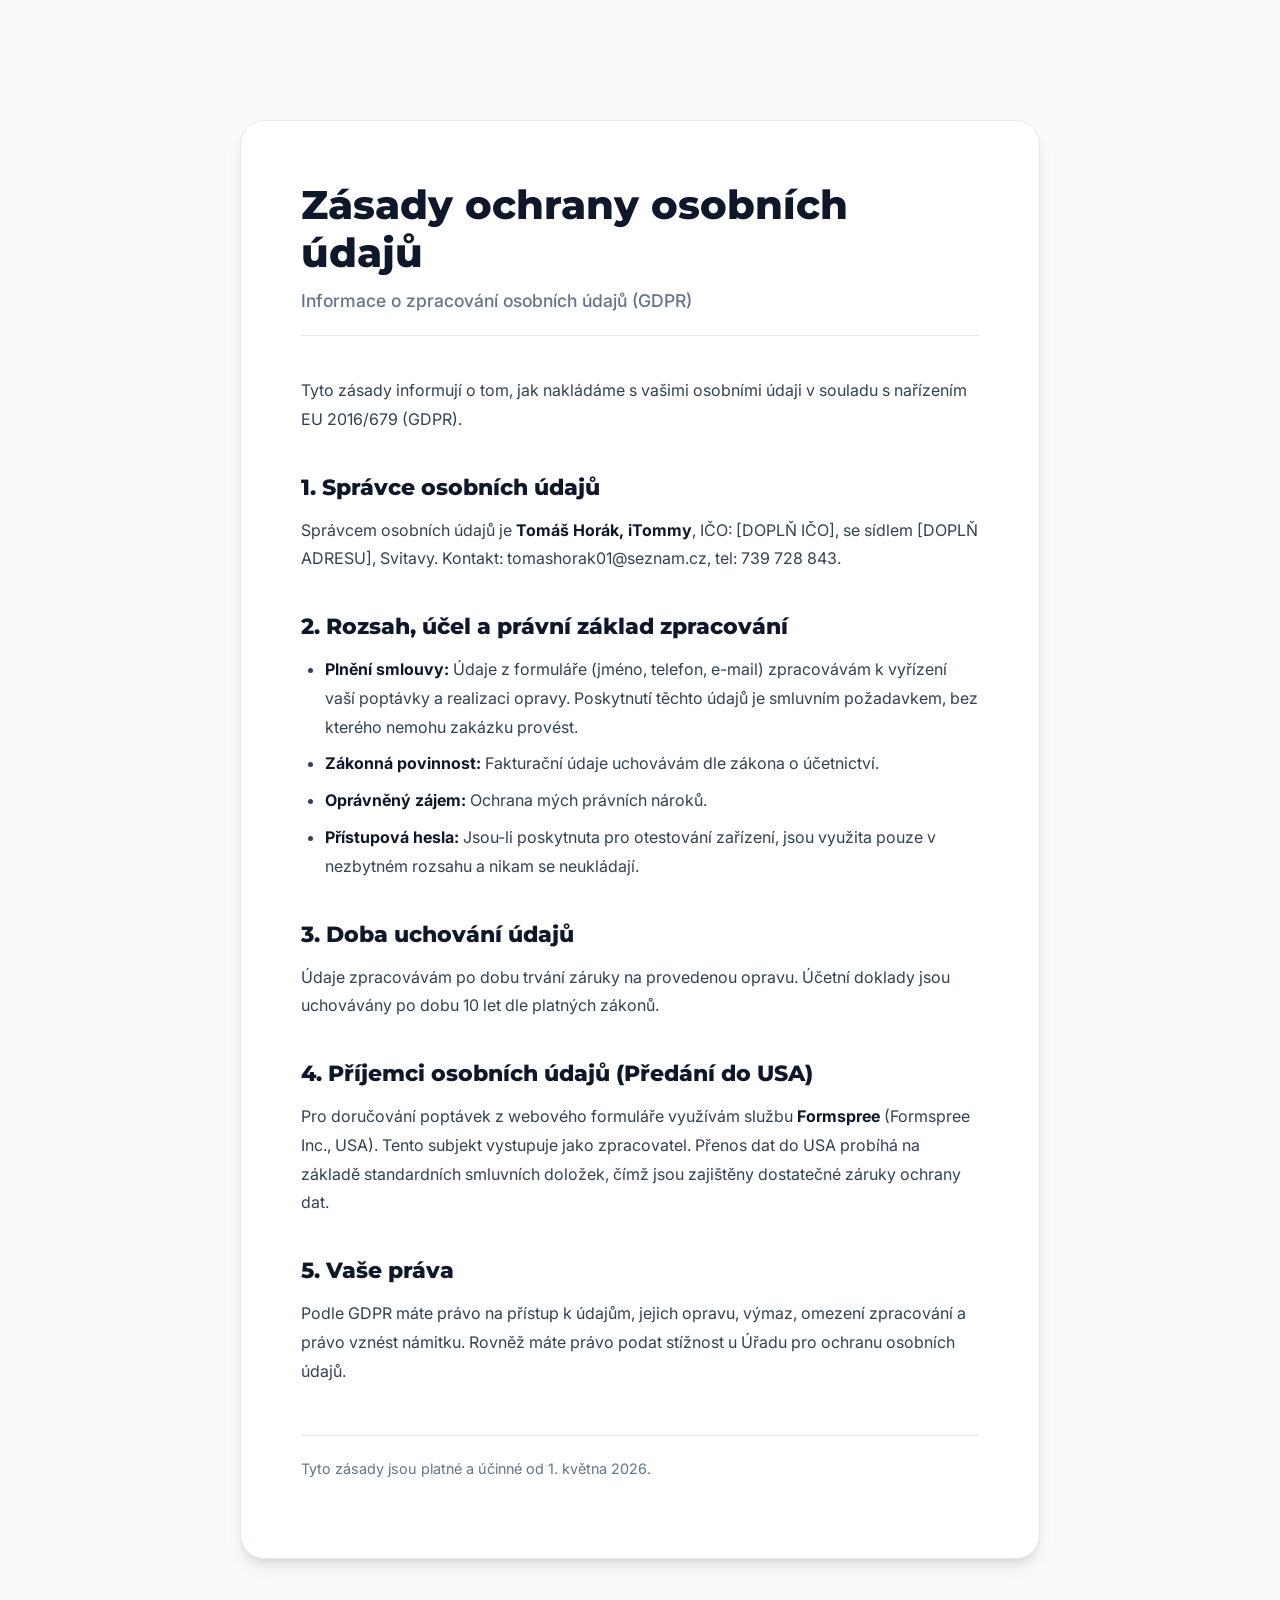
<file: gdpr.html>
<!DOCTYPE html>
<html lang="cs">
<head>
    <meta charset="UTF-8">
    <meta name="viewport" content="width=device-width, initial-scale=1.0">
    <title>Ochrana osobních údajů | iTommy</title>
    <link rel="stylesheet" href="style.css">
    <link rel="preconnect" href="https://fonts.googleapis.com">
    <link rel="preconnect" href="https://fonts.gstatic.com" crossorigin>
    <link href="https://fonts.googleapis.com/css2?family=Inter:wght@400;500;600;700&family=Montserrat:wght@700;800&display=swap" rel="stylesheet">
    <link rel="icon" type="image/png" sizes="96x96" href="favicon-96x96.png">
<link rel="icon" type="image/svg+xml" href="favicon.svg">
<link rel="shortcut icon" href="favicon.ico">
<link rel="apple-touch-icon" href="apple-touch-icon.png">
<meta name="apple-mobile-web-app-title" content="iTommy">
<link rel="manifest" href="manifest.webmanifest">
</head>
<body>
    <main>
        <section class="section-legal">
            <div class="container legal-container">
                <div class="legal-intro">
                    <h2>Zásady ochrany osobních údajů</h2>
                    <p>Informace o zpracování osobních údajů (GDPR)</p>
                </div>
                <div class="legal-content">
                    <p>Tyto zásady informují o tom, jak nakládáme s vašimi osobními údaji v souladu s nařízením EU 2016/679 (GDPR).</p>

                    <h3>1. Správce osobních údajů</h3>
                    <p>Správcem osobních údajů je <strong>Tomáš Horák, iTommy</strong>, IČO: [DOPLŇ IČO], se sídlem [DOPLŇ ADRESU], Svitavy. Kontakt: tomashorak01@seznam.cz, tel: 739 728 843.</p>

                    <h3>2. Rozsah, účel a právní základ zpracování</h3>
                    <ul>
                        <li><strong>Plnění smlouvy:</strong> Údaje z formuláře (jméno, telefon, e-mail) zpracovávám k vyřízení vaší poptávky a realizaci opravy. Poskytnutí těchto údajů je smluvním požadavkem, bez kterého nemohu zakázku provést.</li>
                        <li><strong>Zákonná povinnost:</strong> Fakturační údaje uchovávám dle zákona o účetnictví.</li>
                        <li><strong>Oprávněný zájem:</strong> Ochrana mých právních nároků.</li>
                        <li><strong>Přístupová hesla:</strong> Jsou-li poskytnuta pro otestování zařízení, jsou využita pouze v nezbytném rozsahu a nikam se neukládají.</li>
                    </ul>

                    <h3>3. Doba uchování údajů</h3>
                    <p>Údaje zpracovávám po dobu trvání záruky na provedenou opravu. Účetní doklady jsou uchovávány po dobu 10 let dle platných zákonů.</p>

                    <h3>4. Příjemci osobních údajů (Předání do USA)</h3>
                    <p>Pro doručování poptávek z webového formuláře využívám službu <strong>Formspree</strong> (Formspree Inc., USA). Tento subjekt vystupuje jako zpracovatel. Přenos dat do USA probíhá na základě standardních smluvních doložek, čímž jsou zajištěny dostatečné záruky ochrany dat.</p>

                    <h3>5. Vaše práva</h3>
                    <p>Podle GDPR máte právo na přístup k údajům, jejich opravu, výmaz, omezení zpracování a právo vznést námitku. Rovněž máte právo podat stížnost u Úřadu pro ochranu osobních údajů.</p>

                    <p class="legal-footer-note">Tyto zásady jsou platné a účinné od 1. května 2026.</p>
                </div>
            </div>
        </section>
    </main>
</body>
</html>
</file>
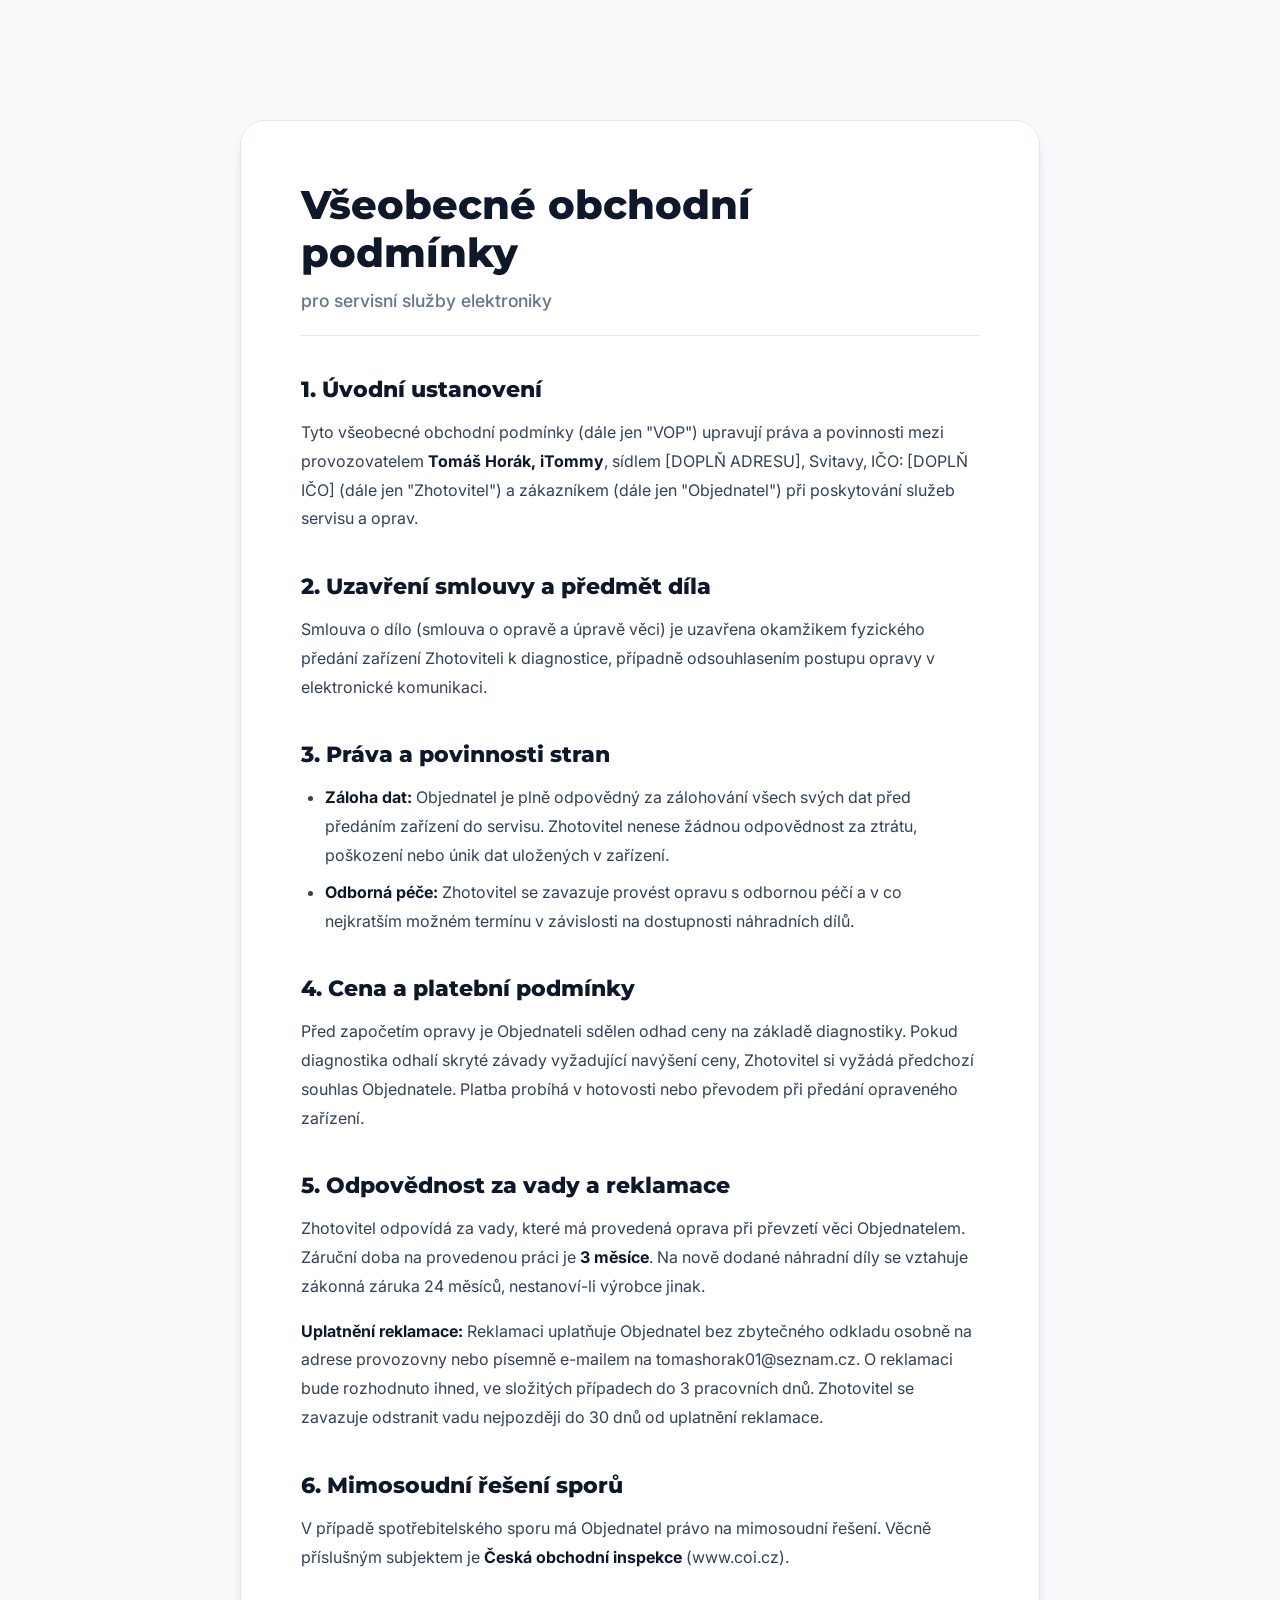
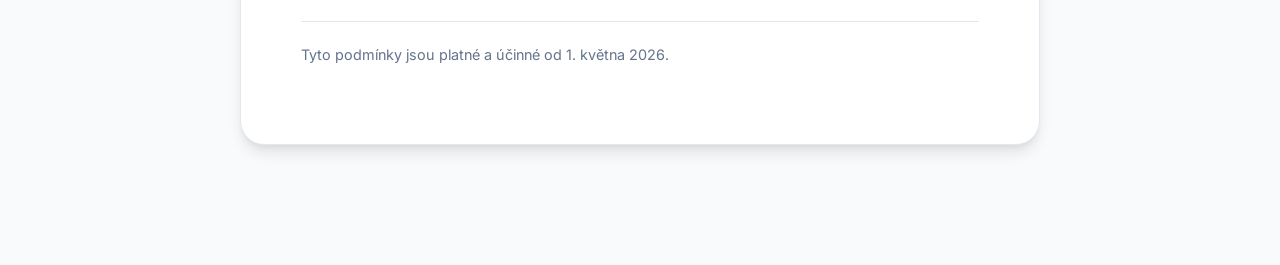
<file: podminky.html>
<!DOCTYPE html>
<html lang="cs">
<head>
    <meta charset="UTF-8">
    <meta name="viewport" content="width=device-width, initial-scale=1.0">
    <title>Obchodní podmínky | iTommy</title>
    <link rel="stylesheet" href="style.css">
    <link rel="preconnect" href="https://fonts.googleapis.com">
    <link rel="preconnect" href="https://fonts.gstatic.com" crossorigin>
    <link href="https://fonts.googleapis.com/css2?family=Inter:wght@400;500;600;700&family=Montserrat:wght@700;800&display=swap" rel="stylesheet">
    <link rel="icon" type="image/png" sizes="96x96" href="favicon-96x96.png">
<link rel="icon" type="image/svg+xml" href="favicon.svg">
<link rel="shortcut icon" href="favicon.ico">
<link rel="apple-touch-icon" href="apple-touch-icon.png">
<meta name="apple-mobile-web-app-title" content="iTommy">
<link rel="manifest" href="manifest.webmanifest">
</head>
<body>
    <main>
        <section class="section-legal">
            <div class="container legal-container">
                <div class="legal-intro">
                    <h2>Všeobecné obchodní podmínky</h2>
                    <p>pro servisní služby elektroniky</p>
                </div>
                <div class="legal-content">
                    <h3>1. Úvodní ustanovení</h3>
                    <p>Tyto všeobecné obchodní podmínky (dále jen "VOP") upravují práva a povinnosti mezi provozovatelem <strong>Tomáš Horák, iTommy</strong>, sídlem [DOPLŇ ADRESU], Svitavy, IČO: [DOPLŇ IČO] (dále jen "Zhotovitel") a zákazníkem (dále jen "Objednatel") při poskytování služeb servisu a oprav.</p>

                    <h3>2. Uzavření smlouvy a předmět díla</h3>
                    <p>Smlouva o dílo (smlouva o opravě a úpravě věci) je uzavřena okamžikem fyzického předání zařízení Zhotoviteli k diagnostice, případně odsouhlasením postupu opravy v elektronické komunikaci.</p>

                    <h3>3. Práva a povinnosti stran</h3>
                    <ul>
                        <li><strong>Záloha dat:</strong> Objednatel je plně odpovědný za zálohování všech svých dat před předáním zařízení do servisu. Zhotovitel nenese žádnou odpovědnost za ztrátu, poškození nebo únik dat uložených v zařízení.</li>
                        <li><strong>Odborná péče:</strong> Zhotovitel se zavazuje provést opravu s odbornou péčí a v co nejkratším možném termínu v závislosti na dostupnosti náhradních dílů.</li>
                    </ul>

                    <h3>4. Cena a platební podmínky</h3>
                    <p>Před započetím opravy je Objednateli sdělen odhad ceny na základě diagnostiky. Pokud diagnostika odhalí skryté závady vyžadující navýšení ceny, Zhotovitel si vyžádá předchozí souhlas Objednatele. Platba probíhá v hotovosti nebo převodem při předání opraveného zařízení.</p>

                    <h3>5. Odpovědnost za vady a reklamace</h3>
                    <p>Zhotovitel odpovídá za vady, které má provedená oprava při převzetí věci Objednatelem. Záruční doba na provedenou práci je <strong>3 měsíce</strong>. Na nově dodané náhradní díly se vztahuje zákonná záruka 24 měsíců, nestanoví-li výrobce jinak.</p>
                    <p><strong>Uplatnění reklamace:</strong> Reklamaci uplatňuje Objednatel bez zbytečného odkladu osobně na adrese provozovny nebo písemně e-mailem na tomashorak01@seznam.cz. O reklamaci bude rozhodnuto ihned, ve složitých případech do 3 pracovních dnů. Zhotovitel se zavazuje odstranit vadu nejpozději do 30 dnů od uplatnění reklamace.</p>

                    <h3>6. Mimosoudní řešení sporů</h3>
                    <p>V případě spotřebitelského sporu má Objednatel právo na mimosoudní řešení. Věcně příslušným subjektem je <strong>Česká obchodní inspekce</strong> (www.coi.cz).</p>

                    <p class="legal-footer-note">Tyto podmínky jsou platné a účinné od 1. května 2026.</p>
                </div>
            </div>
        </section>
    </main>
</body>
</html>
</file>
<file: style.css>
/* iTommy - MODERN DESIGN SYSTEM */

:root {
    --primary: #0f172a;
    --accent: #2563eb;
    --accent-hover: #1d4ed8;
    --text: #334155;
    --text-light: #64748b;
    --bg-light: #f8fafc;
    --bg-white: #ffffff;
    --border: #e2e8f0;
    --radius-lg: 24px;
    --radius-md: 12px;
    --shadow: 0 10px 15px -3px rgba(0, 0, 0, 0.1), 0 4px 6px -2px rgba(0, 0, 0, 0.05);
    --font-main: 'Inter', sans-serif;
    --font-head: 'Montserrat', sans-serif;
    --container-width: 1200px;
}

* {
    box-sizing: border-box;
    margin: 0;
    padding: 0;
}

html {
    scroll-behavior: smooth;
    overflow-x: hidden; 
}

body {
    font-family: var(--font-main);
    color: var(--text);
    line-height: 1.6;
    background: var(--bg-white);
    -webkit-font-smoothing: antialiased;
    overflow-x: hidden;
}

img {
    max-width: 100%;
    display: block;
}

h1, h2, h3, h4 {
    font-family: var(--font-head);
    color: var(--primary);
    font-weight: 800;
    line-height: 1.2;
}

a {
    text-decoration: none;
    transition: 0.3s;
}

ul {
    list-style: none;
}

.container {
    max-width: var(--container-width);
    margin: 0 auto;
    padding: 0 24px;
}

/* Navigation */
.navbar {
    height: 85px;
    background: rgba(255, 255, 255, 0.98);
    backdrop-filter: blur(15px);
    position: sticky;
    top: 0;
    z-index: 2000;
    border-bottom: 1px solid var(--border);
    display: flex;
    align-items: center;
}

.nav-container {
    display: flex;
    justify-content: space-between;
    align-items: center;
    width: 100%;
}

.brand {
    display: flex;
    align-items: center;
    gap: 10px;
    z-index: 2100;
}

.logo-icon {
    font-size: 1.5rem;
}

.logo-text {
    font-family: var(--font-head);
    font-weight: 800;
    font-size: 1.4rem;
    color: var(--primary);
}

.logo-text span {
    color: var(--accent);
}

.nav-desktop {
    display: block;
}

.nav-list {
    display: flex;
    gap: 40px;
}

.nav-list a {
    color: var(--text);
    font-weight: 600;
    font-size: 0.95rem;
}

.nav-list a:hover {
    color: var(--accent);
}

.header-actions {
    display: flex;
    align-items: center;
    gap: 20px;
}

.hamburger {
    display: none;
    flex-direction: column;
    justify-content: space-between;
    width: 28px;
    height: 20px;
    background: transparent;
    border: none;
    cursor: pointer;
    z-index: 2200;
}

.hamburger .line {
    width: 100%;
    height: 3px;
    background: var(--primary);
    border-radius: 4px;
    transition: 0.3s cubic-bezier(0.68, -0.6, 0.32, 1.6);
}

.hamburger.is-active .line:nth-child(1) {
    transform: translateY(8.5px) rotate(45deg);
}

.hamburger.is-active .line:nth-child(2) {
    opacity: 0;
}

.hamburger.is-active .line:nth-child(3) {
    transform: translateY(-8.5px) rotate(-45deg);
}

.mobile-menu {
    position: fixed;
    top: 0;
    right: -100%;
    width: 100%;
    height: 100vh;
    background: var(--bg-white);
    z-index: 2050;
    padding: 120px 40px;
    transition: 0.5s cubic-bezier(0.77, 0, 0.175, 1);
}

.mobile-menu.is-open {
    right: 0;
}

.mobile-nav-links {
    display: flex;
    flex-direction: column;
    gap: 30px;
    text-align: center;
}

.mobile-nav-links a {
    font-size: 1.8rem;
    font-weight: 800;
    color: var(--primary);
}

/* Hero */
.hero {
    padding: 100px 0;
    background: radial-gradient(at top left, #f1f5f9 0%, #ffffff 70%);
}

.hero-grid {
    display: grid;
    grid-template-columns: 1.2fr 1fr;
    gap: 60px;
    align-items: center;
}

.pre-title {
    color: var(--accent);
    font-weight: 700;
    text-transform: uppercase;
    font-size: 0.85rem;
    letter-spacing: 2px;
    margin-bottom: 20px;
    display: block;
}

.hero h1 {
    font-size: 3.8rem;
    line-height: 1.1;
    margin-bottom: 30px;
}

.hero p {
    font-size: 1.25rem;
    color: var(--text-light);
    margin-bottom: 45px;
    max-width: 550px;
}

.hero-btns {
    display: flex;
    gap: 20px;
    margin-bottom: 30px;
    flex-wrap: wrap;
}

.hero-badges {
    display: flex;
    flex-wrap: wrap;
    gap: 14px;
}

.hero-badges span {
    display: inline-flex;
    align-items: center;
    padding: 10px 14px;
    background: rgba(37, 99, 235, 0.08);
    color: var(--primary);
    border: 1px solid rgba(37, 99, 235, 0.12);
    border-radius: 999px;
    font-weight: 600;
    font-size: 0.95rem;
}

.hero-image img {
    width: 100%;
    border-radius: var(--radius-lg);
    box-shadow: var(--shadow);
    object-fit: cover;
}

/* Buttons */
.btn {
    display: inline-block;
    padding: 16px 32px;
    border-radius: var(--radius-md);
    font-weight: 700;
    transition: 0.3s;
    border: none;
    cursor: pointer;
    text-align: center;
}

.btn-primary {
    background: var(--primary);
    color: white;
}

.btn-accent {
    background: var(--accent);
    color: white;
}

.btn-secondary {
    background: white;
    color: var(--primary);
    border: 1px solid var(--border);
}

.btn-full {
    width: 100%;
}

.btn:hover {
    transform: translateY(-3px);
    box-shadow: var(--shadow);
    filter: brightness(1.05);
}

.btn-accent:hover {
    background: var(--accent-hover);
}

/* Shared section intro */
.section-intro {
    text-align: center;
    margin-bottom: 70px;
}

.section-intro h2 {
    font-size: 2.8rem;
    margin-bottom: 20px;
}

.section-intro p {
    max-width: 700px;
    margin: 0 auto;
    color: var(--text-light);
    font-size: 1.05rem;
}

/* Services */
.section-services {
    padding: 120px 0;
    background: var(--bg-light);
}

.services-grid {
    display: grid;
    grid-template-columns: repeat(auto-fit, minmax(260px, 1fr));
    gap: 30px;
}

.s-card {
    background: var(--bg-white);
    padding: 40px 32px;
    border-radius: var(--radius-lg);
    border: 1px solid var(--border);
    transition: 0.4s;
}

.s-card:hover {
    transform: translateY(-12px);
    border-color: var(--accent);
    box-shadow: var(--shadow);
}

.s-icon {
    font-size: 3rem;
    margin-bottom: 25px;
    display: block;
}

.s-card h3 {
    margin-bottom: 14px;
    font-size: 1.35rem;
}

.s-card p {
    color: var(--text-light);
    font-size: 1rem;
}

.s-card.highlight {
    background: var(--primary);
    color: white;
}

.s-card.highlight h3,
.s-card.highlight p {
    color: white;
}

/* Pricing */
.section-pricing {
    padding: 120px 0;
    background: var(--bg-white);
}

.price-box {
    display: grid;
    grid-template-columns: 1fr 1fr;
    gap: 80px;
    background: var(--bg-white);
    border: 1px solid var(--border);
    padding: 60px;
    border-radius: 40px;
    box-shadow: var(--shadow);
}

.price-column {
    display: flex;
    flex-direction: column;
}

.price-cat {
    font-weight: 800;
    color: var(--accent);
    text-transform: uppercase;
    letter-spacing: 1px;
    margin-bottom: 30px;
}

.p-row {
    display: flex;
    justify-content: space-between;
    align-items: flex-start;
    gap: 20px;
    padding: 18px 0;
    border-bottom: 1px solid var(--border);
}

.p-row:last-child {
    border-bottom: none;
}

.p-row span {
    color: var(--text);
    font-weight: 500;
    flex: 1;
}

.p-row strong {
    color: var(--primary);
    font-weight: 800;
    white-space: nowrap;
}

.p-row.active span,
.p-row.active strong {
    color: var(--accent);
}

.price-footer {
    margin-top: 24px;
    text-align: center;
    color: var(--text-light);
    font-size: 0.95rem;
}

/* Contact */
.section-contact {
    padding: 120px 0;
}

.contact-wrapper {
    display: grid;
    grid-template-columns: 480px 1fr;
    border-radius: 40px;
    overflow: hidden;
    box-shadow: 0 40px 100px -20px rgba(15, 23, 42, 0.15);
}

.contact-sidebar {
    background: var(--primary);
    color: white;
    padding: 70px;
}

.contact-sidebar h2 {
    color: white;
    font-size: 2.5rem;
    margin-bottom: 20px;
}

.contact-sidebar > .sidebar-content > p {
    color: rgba(255, 255, 255, 0.78);
    margin-bottom: 40px;
    font-size: 1.05rem;
}

.contact-info-list,
.info-list {
    display: grid;
    gap: 32px;
}

.info-item {
    display: flex;
    gap: 18px;
    align-items: flex-start;
}

.info-item .icon {
    font-size: 1.4rem;
    color: var(--accent);
    line-height: 1.2;
}

.info-item strong {
    display: block;
    font-size: 0.8rem;
    text-transform: uppercase;
    color: #93c5fd;
    margin-bottom: 5px;
    letter-spacing: 0.5px;
}

.info-item p,
.info-item a {
    color: white;
    font-size: 1.05rem;
    font-weight: 500;
}

.contact-main {
    background: white;
    padding: 70px;
}

.contact-form h3 {
    margin-bottom: 30px;
    font-size: 2rem;
}

.form-grid {
    display: grid;
    grid-template-columns: 1fr 1fr;
    gap: 24px;
}

.form-grid .full {
    grid-column: 1 / -1;
}

.field label {
    display: block;
    font-weight: 700;
    margin-bottom: 10px;
    font-size: 0.9rem;
    color: var(--text-light);
}

.field input,
.field select,
.field textarea {
    width: 100%;
    padding: 16px;
    border: 1px solid var(--border);
    border-radius: 12px;
    font-family: inherit;
    font-size: 1rem;
    transition: 0.3s;
    background: white;
    color: var(--text);
}

.field input:focus,
.field select:focus,
.field textarea:focus {
    outline: none;
    border-color: var(--accent);
    box-shadow: 0 0 0 4px rgba(37, 99, 235, 0.1);
}

/* Footer */
.footer {
    padding: 80px 0;
    background: var(--bg-light);
    border-top: 1px solid var(--border);
}

.footer-content {
    display: flex;
    justify-content: space-between;
    align-items: center;
    gap: 30px;
    flex-wrap: wrap;
}

.footer-logo p {
    margin-top: 10px;
    color: var(--text-light);
}

.footer-bottom {
    display: flex;
    justify-content: space-between;
    align-items: center;
    width: 100%;
    flex-wrap: wrap;
    gap: 20px;
    margin-top: 20px;
}

.footer-bottom p {
    color: var(--text-light);
    font-size: 0.95rem;
}

.footer-links {
    display: flex;
    gap: 20px;
}

.footer-links a {
    color: var(--text-light);
    font-size: 0.95rem;
    font-weight: 500;
}

.footer-links a:hover {
    color: var(--accent);
}

/* Mobile CTA */
.mobile-cta {
    position: fixed;
    bottom: 0;
    width: 100%;
    display: none;
    grid-template-columns: 1fr 1fr;
    z-index: 1000;
}

.m-cta {
    padding: 18px 16px;
    text-align: center;
    font-weight: 800;
    color: white;
    font-size: 1rem;
}

.m-cta.call {
    background: #16a34a;
}

.m-cta.write {
    background: var(--accent);
}

/* Cookies */
.cookie-box {
    position: fixed;
    bottom: 30px;
    left: 30px;
    right: 30px;
    background: var(--primary);
    color: white;
    padding: 25px;
    border-radius: 20px;
    display: none;
    z-index: 3000;
    box-shadow: 0 20px 50px rgba(0, 0, 0, 0.3);
}

.cookie-box p {
    display: flex;
    justify-content: space-between;
    align-items: center;
    gap: 20px;
    flex-wrap: wrap;
}

.cookie-box button {
    background: var(--accent);
    color: white;
    border: none;
    border-radius: 10px;
    padding: 12px 18px;
    font-weight: 700;
    cursor: pointer;
}

/* Responsive */
@media (max-width: 1024px) {
    .nav-desktop,
    .btn-nav-cta {
        display: none;
    }

    .hamburger {
        display: flex;
    }

    .hero-grid,
    .price-box,
    .contact-wrapper {
        grid-template-columns: 1fr;
    }

    .hero h1 {
        font-size: 2.8rem;
    }

    .price-box,
    .contact-sidebar,
    .contact-main {
        padding: 40px;
    }

    .mobile-cta {
        display: grid;
    }

    body {
        padding-bottom: 70px;
    }
}

@media (max-width: 768px) {
    .hero {
        padding: 70px 0;
    }

    .section-services,
    .section-pricing,
    .section-contact {
        padding: 80px 0;
    }

    .section-intro h2 {
        font-size: 2.2rem;
    }

    .hero h1 {
        font-size: 2.3rem;
    }

    .hero p {
        font-size: 1.05rem;
        margin: 0 auto 30px auto;
    }

    .price-box {
        gap: 40px;
        border-radius: 24px;
    }

    .contact-wrapper {
        border-radius: 24px;
    }

    .contact-sidebar,
    .contact-main {
        padding: 32px 24px;
    }

    .hero-text {
        text-align: center;
    }

    .hero-btns {
        justify-content: center;
    }

    .hero-badges {
        justify-content: center;
        align-items: center;
    }

    .s-card {
        text-align: center;
    }

    .s-icon {
        margin-left: auto;
        margin-right: auto;
    }
}

@media (max-width: 600px) {
    .container {
        padding: 0 18px;
    }

    .navbar {
        height: 76px;
    }

    .logo-text {
        font-size: 1.2rem;
    }

    .mobile-menu {
        padding: 110px 24px 40px;
    }

    .mobile-nav-links a {
        font-size: 1.4rem;
    }

    .hero-btns {
        flex-direction: column;
    }

    /* ZDE JE OPRAVENÁ SEKCE PRO MOBILNÍ ŠTÍTKY */
    .hero-badges {
        flex-direction: row;
        flex-wrap: wrap;
        justify-content: center;
        gap: 8px;
    }

    .hero-badges span {
        font-size: 0.8rem;
        padding: 6px 10px;
    }
    /* KONEC OPRAVY PRO ŠTÍTKY */

    .form-grid {
        grid-template-columns: 1fr;
    }

    .p-row {
        flex-direction: column;
        align-items: flex-start;
        background: var(--bg-light);
        padding: 16px;
        border-radius: var(--radius-md);
        margin-bottom: 12px;
        border: 1px solid var(--border) !important;
        gap: 6px;
    }

    .p-row:last-child {
        margin-bottom: 0;
    }

    .p-row span {
        font-size: 0.95rem;
        line-height: 1.4;
        width: 100%;
    }

    .p-row strong {
        font-size: 1.15rem;
        color: var(--accent);
        white-space: normal;
        margin-top: 4px;
        display: block;
    }

    .p-row.active {
        background: rgba(37, 99, 235, 0.05);
        border-color: rgba(37, 99, 235, 0.2) !important;
    }

    .price-box {
        padding: 16px;
        background: transparent;
        border: none;
        box-shadow: none;
        gap: 30px;
    }

    .price-cat {
        text-align: center;
        margin-bottom: 20px;
    }

    .footer-content {
        flex-direction: column;
        align-items: flex-start;
    }

    .cookie-box {
        left: 16px;
        right: 16px;
        bottom: 16px;
        padding: 18px;
    }

    .cookie-box p {
        flex-direction: column;
        align-items: flex-start;
    }
}

/* Skrytí mobilního menu pro desktop */
@media (min-width: 1025px) {
    .mobile-menu {
        display: none !important;
    }
}

/* Zobrazení karet vedle sebe pro desktop - specificky podle sekcí */
@media (min-width: 1200px) {
    #sluzby .services-grid {
        grid-template-columns: repeat(5, 1fr);
        gap: 20px;
    }

    #sluzby .s-card {
        padding: 30px 24px;
    }

    #proces .services-grid {
        grid-template-columns: repeat(4, 1fr);
    }
}

/* Právní dokumenty (GDPR, VOP) */
.section-legal {
    padding: 120px 0;
    background: var(--bg-light);
}

.legal-container {
    max-width: 800px;
    background: var(--bg-white);
    padding: 60px;
    border-radius: var(--radius-lg);
    box-shadow: var(--shadow);
    border: 1px solid var(--border);
}

.legal-intro {
    text-align: left;
    margin-bottom: 40px;
    padding-bottom: 20px;
    border-bottom: 1px solid var(--border);
}

.legal-intro h2 {
    font-size: 2.5rem;
    margin-bottom: 10px;
}

.legal-intro p {
    color: var(--text-light);
    font-size: 1.1rem;
    font-weight: 500;
}

.legal-content {
    color: var(--text);
    font-size: 1rem;
    line-height: 1.8;
}

.legal-content h3 {
    margin-top: 40px;
    margin-bottom: 15px;
    font-size: 1.4rem;
    color: var(--primary);
}

.legal-content p {
    margin-bottom: 16px;
}

.legal-content ul {
    list-style-type: disc;
    margin-left: 24px;
    margin-bottom: 24px;
}

.legal-content li {
    margin-bottom: 8px;
}

.legal-content strong {
    color: var(--primary);
    font-weight: 700;
}

.legal-footer-note {
    margin-top: 50px;
    font-size: 0.9rem;
    color: var(--text-light);
    border-top: 1px solid var(--border);
    padding-top: 20px;
}

@media (max-width: 768px) {
    .section-legal {
        padding: 80px 0;
    }
    
    .legal-container {
        padding: 32px 24px;
        border-radius: var(--radius-md);
    }

    .legal-intro h2 {
        font-size: 2rem;
    }
}
</file>
